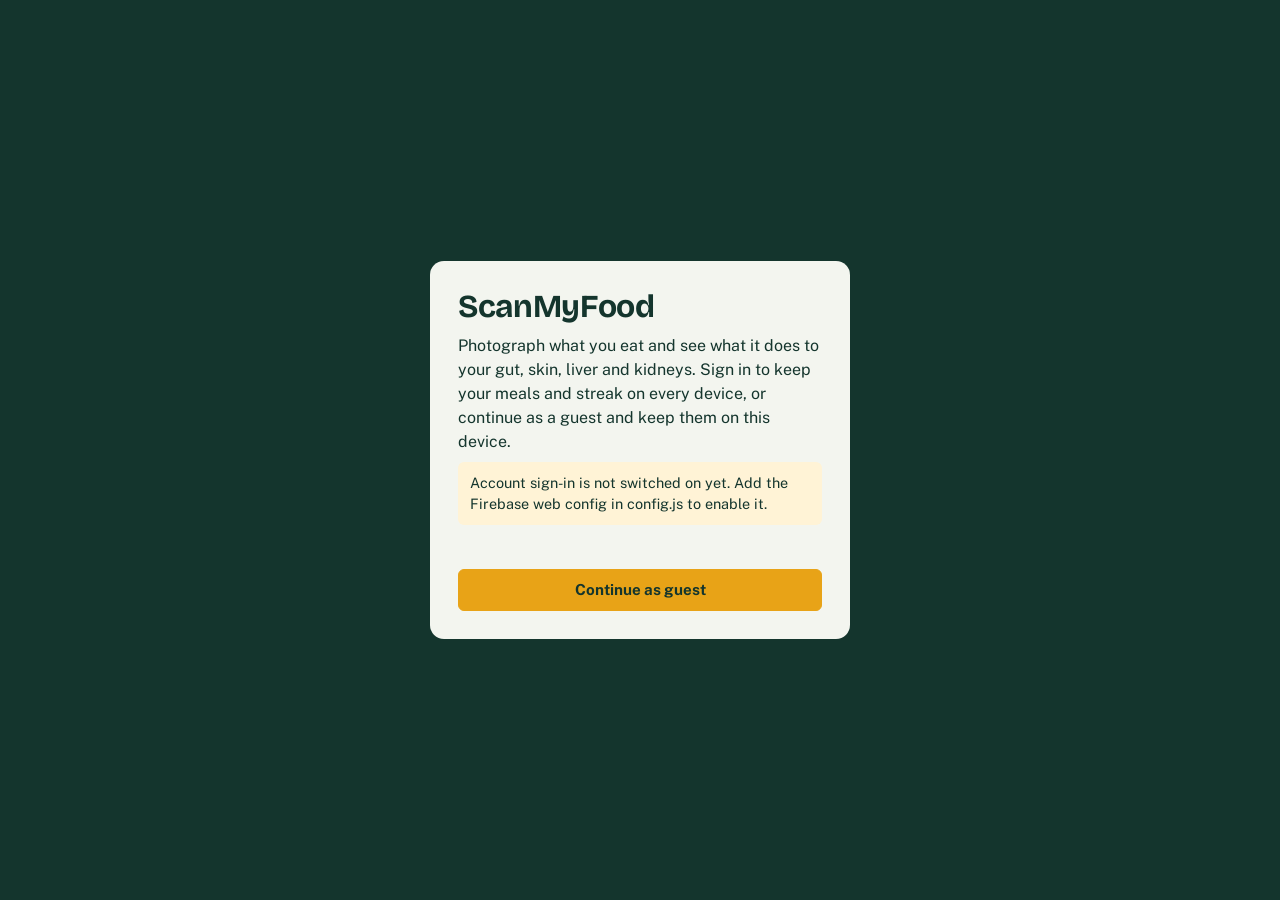
<file: files (1)/index.html>
<!doctype html>
<html lang="en">
<head>
  <meta charset="utf-8">
  <meta name="viewport" content="width=device-width, initial-scale=1">
  <title>ScanMyFood</title>
  <meta name="description" content="Photograph a meal or a product label, see what it does to your gut, skin, liver and kidneys, and cook a healthier swap.">
  <meta name="theme-color" content="#14352d">
  <link rel="icon" href="data:image/svg+xml,%3Csvg xmlns='http://www.w3.org/2000/svg' viewBox='0 0 64 64'%3E%3Crect width='64' height='64' rx='14' fill='%2314352d'/%3E%3Crect x='11' y='13' width='42' height='38' rx='6' fill='%239aa89d'/%3E%3Crect x='15' y='17' width='16' height='14' rx='3' fill='%23fff'/%3E%3Crect x='33' y='17' width='16' height='14' rx='3' fill='%23fff'/%3E%3Crect x='15' y='33' width='34' height='14' rx='3' fill='%23fff'/%3E%3Crect x='15' y='39' width='34' height='8' rx='3' fill='%23e8a317'/%3E%3C/svg%3E">
  <!-- Fonts are optional. Without a connection the page falls back to the system font. -->
  <link rel="preconnect" href="https://fonts.googleapis.com">
  <link rel="preconnect" href="https://fonts.gstatic.com" crossorigin>
  <link rel="stylesheet" href="https://fonts.googleapis.com/css2?family=Bricolage+Grotesque:opsz,wght@12..96,600;12..96,700&family=Public+Sans:wght@400;600;700&display=swap">
  <link rel="stylesheet" href="style.css">
</head>
<body>
  <a class="skip" href="#main">Skip to content</a>

  <div id="login" class="login" hidden></div>

  <div class="shell">
    <aside class="side">
      <div class="brand">ScanMyFood</div>
      <nav id="nav" aria-label="Main">
        <button type="button" data-page="dashboard">Dashboard</button>
        <button type="button" data-page="scan">Scan food</button>
        <button type="button" data-page="history">History</button>
        <button type="button" data-page="cook">Cook instead</button>
        <button type="button" data-page="rewards">Rewards</button>
        <button type="button" data-page="profile">Health profile</button>
      </nav>
      <div class="side-foot">
        <b id="who">Guest</b>
        <span id="status" class="status" role="status">Sample data until the server responds</span>
      </div>
    </aside>

    <main id="main" tabindex="-1"></main>
  </div>

  <noscript><p style="padding:24px">ScanMyFood needs JavaScript to run.</p></noscript>

  <script src="config.js"></script>
  <script src="data.js"></script>
  <script src="api.js"></script>
  <script src="auth.js"></script>
  <script src="app.js"></script>
</body>
</html>
</file>
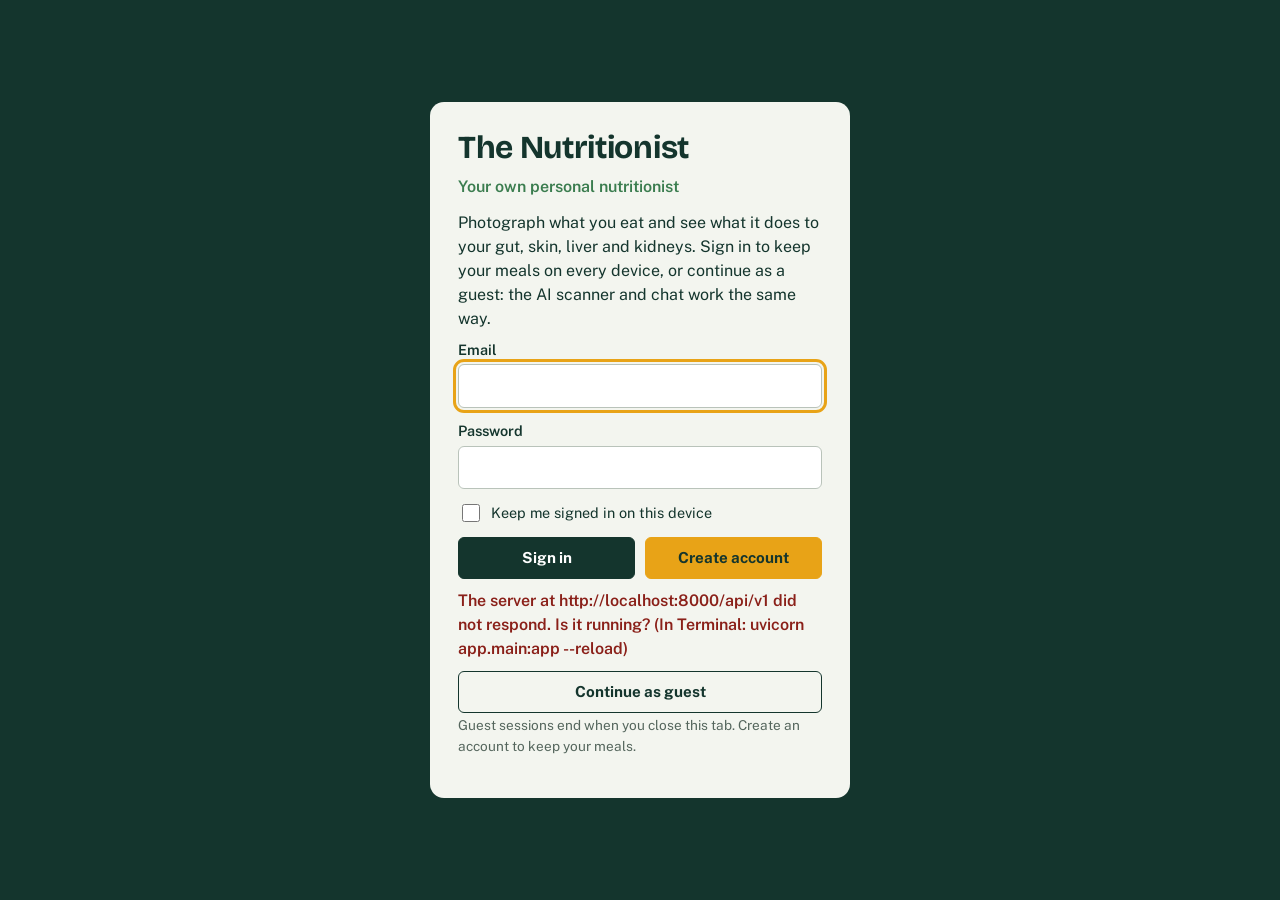
<file: frontend/index.html>
<!doctype html>
<html lang="en">
<head>
  <meta charset="utf-8">
  <meta name="viewport" content="width=device-width, initial-scale=1">
  <title>The Nutritionist</title>
  <meta name="description" content="Your own personal nutritionist. Photograph a meal or a product label, see what it does to your gut, skin, liver and kidneys, and cook a healthier swap.">
  <meta name="theme-color" content="#14352d">
  <link rel="icon" href="data:image/svg+xml,%3Csvg xmlns='http://www.w3.org/2000/svg' viewBox='0 0 64 64'%3E%3Crect width='64' height='64' rx='14' fill='%2314352d'/%3E%3Crect x='11' y='13' width='42' height='38' rx='6' fill='%239aa89d'/%3E%3Crect x='15' y='17' width='16' height='14' rx='3' fill='%23fff'/%3E%3Crect x='33' y='17' width='16' height='14' rx='3' fill='%23fff'/%3E%3Crect x='15' y='33' width='34' height='14' rx='3' fill='%23fff'/%3E%3Crect x='15' y='39' width='34' height='8' rx='3' fill='%23e8a317'/%3E%3C/svg%3E">
  <!-- Fonts are optional. Without a connection the page falls back to the system font. -->
  <link rel="preconnect" href="https://fonts.googleapis.com">
  <link rel="preconnect" href="https://fonts.gstatic.com" crossorigin>
  <link rel="stylesheet" href="https://fonts.googleapis.com/css2?family=Bricolage+Grotesque:opsz,wght@12..96,600;12..96,700&family=Public+Sans:wght@400;600;700&display=swap">
  <link rel="stylesheet" href="style.css?v=5">
</head>
<body>
  <a class="skip" href="#main">Skip to content</a>

  <div id="login" class="login" hidden></div>

  <div class="shell">
    <aside class="side">
      <div class="brand">The Nutritionist<small class="tagline">Your own personal nutritionist</small></div>
      <nav id="nav" aria-label="Main">
        <button type="button" data-page="dashboard">Dashboard</button>
        <button type="button" data-page="scan">Scan food</button>
        <button type="button" data-page="history">History</button>
        <button type="button" data-page="cook">Cook instead</button>
        <button type="button" data-page="rewards">Rewards</button>
        <button type="button" data-page="profile">Health profile</button>
      </nav>
      <div class="side-foot">
        <b id="who">Not signed in</b>
        <button type="button" class="link-btn" data-act="signOut">Sign out</button>
        <span id="status" class="status" role="status">Sample data until the server responds</span>
      </div>
    </aside>

    <main id="main" tabindex="-1"></main>
  </div>

  <noscript><p style="padding:24px">The Nutritionist needs JavaScript to run.</p></noscript>

  <script src="config.js?v=5"></script>
  <script src="data.js?v=5"></script>
  <script src="api.js?v=5"></script>
  <script src="auth.js?v=5"></script>
  <script src="app.js?v=5"></script>
</body>
</html>
</file>
<file: files (1)/style.css>
/* ScanMyFood web: the "mess tray" look.
   A steel tray with compartments: each nutrient or organ sits in its own compartment and fills up like a serving. */

:root {
  --ink: #14352d;
  --paper: #f3f5ef;
  --card: #ffffff;
  --tray: #9aa89d;
  --muted: #55665d;
  --line: #d9dfd5;
  --field: #b9c3ba;
  --turmeric: #e8a317;
  --turmeric-soft: #fff3d6;
  --leaf: #3b7d4f;
  --leaf-soft: #dcebdd;
  --chili: #c8382f;
  --chili-soft: #f7dcd9;
  --sky: #8fb8d8;
  --font-body: 'Public Sans', system-ui, -apple-system, 'Segoe UI', Roboto, 'Noto Sans', sans-serif;
  --font-head: 'Bricolage Grotesque', 'Public Sans', system-ui, -apple-system, 'Segoe UI', Roboto, sans-serif;
}

*, *::before, *::after { box-sizing: border-box; }
[hidden] { display: none !important; }
html { -webkit-text-size-adjust: 100%; }
body { margin: 0; background: var(--paper); color: var(--ink); font: 16px/1.5 var(--font-body); }

:focus-visible { outline: 3px solid var(--turmeric); outline-offset: 2px; }
.sr { position: absolute; width: 1px; height: 1px; margin: -1px; padding: 0; overflow: hidden; clip: rect(0 0 0 0); white-space: nowrap; border: 0; }
.skip { position: absolute; left: 8px; top: -60px; background: var(--turmeric); color: var(--ink); padding: 8px 14px; border-radius: 6px; font-weight: 700; z-index: 100; }
.skip:focus { top: 8px; }

/* ---------- Layout ---------- */
.shell { display: grid; grid-template-columns: 210px minmax(0, 1fr); min-height: 100vh; }
.side { position: sticky; top: 0; height: 100vh; display: flex; flex-direction: column; padding: 22px 14px; background: var(--ink); color: #e6efe8; }
.brand { padding: 0 8px 24px; font: 700 1.3rem/1.2 var(--font-head); color: #fff; }
#nav { display: flex; flex-direction: column; gap: 4px; }
#nav button { border: 0; background: none; color: inherit; font: inherit; text-align: left; padding: 10px 12px; border-radius: 6px; cursor: pointer; }
#nav button:hover { background: rgba(255, 255, 255, .09); }
#nav button.on { background: var(--turmeric); color: var(--ink); font-weight: 700; }
.side-foot { margin-top: auto; padding: 0 8px; font-size: .82rem; display: grid; gap: 4px; }
.side-foot b { color: #fff; }

.status { display: flex; gap: 7px; align-items: flex-start; color: #cfdcd2; }
.status::before { content: ''; flex: none; width: 8px; height: 8px; margin-top: .42em; border-radius: 50%; background: var(--turmeric); }
.status.ok::before { background: #5fd07a; }
.status.bad::before { background: #ff7a6b; }

main { width: 100%; max-width: 980px; padding: 32px 48px 96px; outline: none; }

/* ---------- Type ---------- */
h2 { margin: 0 0 4px; font: 700 2rem/1.15 var(--font-head); letter-spacing: -.01em; }
h3 { margin: 0 0 8px; font: 700 1.1rem/1.3 var(--font-head); }
h4 { margin: 16px 0 6px; font-size: 1rem; }
p { margin: 8px 0; }
.sub { margin: 2px 0 14px; color: var(--muted); }
.sub.small { font-size: .85rem; }
.big { margin: 8px 0 0; font: 700 2.4rem/1.1 var(--font-head); }
.empty { padding: 20px 0; color: var(--muted); }
small { font-size: .8rem; color: var(--muted); }

/* ---------- Blocks ---------- */
.block { margin-top: 24px; padding-top: 22px; border-top: 1px solid var(--line); }
.block > h3:first-child { margin-top: 0; }
.split { display: grid; grid-template-columns: 1fr 1fr; gap: 40px; }
.actions { display: flex; flex-wrap: wrap; gap: 10px; margin-top: 16px; }

.banner { max-width: 46rem; margin: 0 0 20px; padding: 12px 16px; background: var(--turmeric-soft); border-left: 4px solid var(--turmeric); border-radius: 0 6px 6px 0; }
.banner .btn { margin-top: 8px; }

.insight { max-width: 46rem; margin: 8px 0; padding: 6px 0 6px 14px; border-left: 4px solid var(--turmeric); }
.insight.warn { border-color: var(--chili); }
.insight.good { border-color: var(--leaf); }

/* ---------- Buttons, chips, tags ---------- */
.btn { display: inline-flex; align-items: center; justify-content: center; gap: 6px; min-height: 42px; padding: 10px 18px; border: 1px solid var(--ink); border-radius: 6px; background: var(--ink); color: #fff; font: 700 .95rem/1.2 var(--font-body); cursor: pointer; }
.btn:hover:not(:disabled) { background: #1d4a3e; }
.btn.alt { background: var(--turmeric); border-color: var(--turmeric); color: var(--ink); }
.btn.alt:hover:not(:disabled) { background: #f0b232; }
.btn.ghost { background: transparent; color: var(--ink); border-color: var(--tray); }
.btn.ghost:hover:not(:disabled) { background: rgba(20, 53, 45, .07); }
.btn.ghost-ink { background: transparent; color: var(--ink); border-color: var(--ink); }
.btn.small { min-height: 0; padding: 6px 12px; font-size: .85rem; }
.btn:disabled { opacity: .55; cursor: default; }

.chips { display: flex; flex-wrap: wrap; gap: 8px; margin: 12px 0 0; }
.chip { display: inline-flex; align-items: center; gap: 4px; padding: 5px 12px; border: 1px solid transparent; border-radius: 999px; font: inherit; font-size: .88rem; color: var(--ink); }
.chip small { color: inherit; opacity: .8; font-size: .75rem; }
.chip.low { background: var(--leaf-soft); }
.chip.medium { background: #fdeab7; }
.chip.high { background: var(--chili-soft); color: #7d1e17; }
.btn-chip { background: #fff; border-color: var(--field); cursor: pointer; }
.btn-chip:hover { border-color: var(--ink); }
.btn-chip[aria-pressed="true"] { background: var(--ink); border-color: var(--ink); color: #fff; }

.tag { display: inline-block; margin-left: 4px; padding: 2px 9px; border-radius: 999px; background: var(--leaf-soft); color: #25563a; font: 600 .72rem/1.5 var(--font-body); vertical-align: middle; }
.tag.bad { background: var(--chili-soft); color: #8a2019; }

/* ---------- Forms ---------- */
input, select { max-width: 100%; padding: 10px 12px; border: 1px solid var(--field); border-radius: 6px; background: #fff; color: var(--ink); font: inherit; }
input::placeholder { color: #7d8a82; }
input[type="checkbox"], input[type="radio"] { width: 18px; height: 18px; padding: 0; accent-color: var(--ink); }
label { font-weight: 600; }
label[for="pantry"] { display: block; margin: 4px 0 8px; }
.form-grid { display: grid; grid-template-columns: repeat(auto-fill, minmax(210px, 1fr)); gap: 14px 18px; max-width: 720px; margin-top: 12px; }
.form-grid label, .form-row label { display: flex; flex-direction: column; gap: 4px; font-size: .9rem; }
.form-row { display: flex; flex-wrap: wrap; gap: 12px; margin: 12px 0; }
.check { display: flex; align-items: center; gap: 8px; margin: 16px 0 0; font-weight: 400; }

/* ---------- The tray ---------- */
.tray, .nutri { display: grid; gap: 6px; padding: 6px; background: var(--tray); border-radius: 12px; }
.tray { grid-template-columns: 1.4fr 1fr 1fr 1fr; }
.tray.impact { grid-template-columns: repeat(4, 1fr); }

.cell { position: relative; isolation: isolate; overflow: hidden; display: flex; flex-direction: column; justify-content: flex-end; min-height: 150px; padding: 12px 14px; background: var(--card); border-radius: 7px; }
.cell::before { content: ''; position: absolute; left: 0; right: 0; bottom: 0; height: var(--fill, 0%); background: var(--tone, #ccc); opacity: .32; z-index: -1; }
.cell b { font: 700 1.9rem/1.1 var(--font-head); }
.cell.over b { color: var(--chili); }
.impact .cell { min-height: 120px; }
.impact .cell b { font-size: 1.45rem; }
.cell.nodata b { color: var(--muted); }

.nutri { grid-template-columns: repeat(auto-fill, minmax(104px, 1fr)); margin-top: 10px; }
.nutri > div { padding: 8px 12px; background: var(--card); border-radius: 7px; }
.nutri small { display: block; }
.nutri b { font-size: 1.1rem; }

.reasons { margin: 14px 0 8px; padding: 0; list-style: none; }
.reasons li { max-width: 46rem; margin: 6px 0; }

.chart { display: block; width: 100%; height: auto; color: var(--ink); }
.dots { display: flex; gap: 10px; margin: 10px 0; }
.dots i { width: 26px; height: 26px; border: 2px solid var(--leaf); border-radius: 50%; }
.dots i.full { background: var(--leaf); }

/* ---------- Scan ---------- */
.mode { display: flex; flex-wrap: wrap; gap: 6px 20px; margin: 0 0 14px; padding: 0; border: 0; }
.mode label { display: inline-flex; align-items: center; gap: 6px; font-weight: 400; }
.drop { display: block; padding: 26px 16px; border: 2px dashed var(--leaf); border-radius: 10px; text-align: center; font-weight: 700; cursor: pointer; }
.drop:hover, .drop.over, .drop:focus-within { background: var(--leaf-soft); }
.drop small { display: block; margin-top: 2px; font-weight: 400; }
.preview { display: block; width: 100%; max-width: 260px; height: auto; margin: 12px 0 0; border-radius: 6px; }
.fit { margin: 4px 0 0; }
.lists { display: grid; grid-template-columns: 1fr 1fr; gap: 0 28px; }
.lists ul { margin: 0; padding-left: 20px; }

.chat { padding: 12px; background: var(--card); border: 1px solid var(--line); border-radius: 10px; }
.msgs { display: flex; flex-direction: column; gap: 8px; min-height: 56px; max-height: 320px; overflow: auto; }
.msg { align-self: flex-start; max-width: 88%; padding: 8px 12px; background: var(--paper); border-radius: 10px; }
.msg.me { align-self: flex-end; background: var(--ink); color: #fff; }
.src { display: block; color: var(--muted); }
.ask { display: flex; gap: 8px; margin-top: 12px; }
.ask input { flex: 1; min-width: 0; }

/* ---------- History ---------- */
.day { display: flex; justify-content: space-between; align-items: baseline; margin: 24px 0 0; padding-bottom: 6px; border-bottom: 2px solid var(--ink); }
.row { display: flex; justify-content: space-between; align-items: center; gap: 12px; padding: 12px 0; border-bottom: 1px solid var(--line); }
.row small { display: block; }
.how { margin: 10px 0; }
.how summary { cursor: pointer; font-weight: 700; }
.how ol { margin: 8px 0 0; padding-left: 22px; }
.how.add { padding: 12px 14px; background: var(--card); border: 1px solid var(--line); border-radius: 8px; }

/* ---------- Cook ---------- */
.swap { display: grid; grid-template-columns: 1fr auto; align-items: start; gap: 4px 16px; padding: 16px 0; border-bottom: 1px solid var(--line); }
.swap.first { padding-left: 14px; border-left: 4px solid var(--leaf); }
.swap h3 { margin: 0; font-size: 1.05rem; }
.swap > p, .swap > small, .swap > details { grid-column: 1 / -1; margin-top: 4px; margin-bottom: 0; }

/* ---------- Rewards ---------- */
.reward.ready { padding: 18px; background: var(--turmeric-soft); border: 2px solid var(--turmeric); border-radius: 10px; }
.progress { height: 12px; background: #dfe5db; border-radius: 999px; overflow: hidden; }
.progress i { display: block; height: 100%; background: var(--leaf); }
.badge { display: flex; align-items: center; gap: 14px; padding: 10px 0; border-bottom: 1px solid var(--line); }
.badge > span { display: grid; place-items: center; flex: none; width: 46px; height: 46px; border-radius: 50%; background: var(--turmeric-soft); font-size: 1.5rem; }
.badge.locked > span { background: #e4e8e0; filter: grayscale(1); }
.badge.locked b { color: var(--muted); }

/* ---------- Toast and sign-in ---------- */
#toast { position: fixed; left: 50%; bottom: 24px; z-index: 60; max-width: min(92vw, 520px); padding: 12px 18px; transform: translateX(-50%); background: var(--ink); color: #fff; border-radius: 8px; box-shadow: 0 6px 24px rgba(0, 0, 0, .25); }

.login { position: fixed; inset: 0; z-index: 50; display: grid; place-items: center; padding: 16px; overflow: auto; background: var(--ink); }
.login-card { width: 100%; max-width: 420px; padding: 28px; background: var(--paper); border-radius: 14px; }
.login-card h2 { margin-bottom: 8px; }
.login-card .btn { width: 100%; }
.login-card form { display: grid; gap: 12px; }
.login-card label { display: flex; flex-direction: column; gap: 4px; font-size: .9rem; }
.login-row { display: flex; gap: 10px; }
.or { margin: 14px 0 10px; text-align: center; color: var(--muted); }
.note { padding: 10px 12px; background: var(--turmeric-soft); border-radius: 6px; font-size: .9rem; }
.login-msg { min-height: 1.5em; margin: 10px 0; color: #8a2019; font-weight: 600; }

/* ---------- Small screens ---------- */
@media (max-width: 760px) {
  .shell { display: block; }
  .side { position: static; height: auto; padding: 14px 16px 12px; }
  .brand { padding: 0 0 10px; }
  #nav { flex-direction: row; gap: 6px; padding-bottom: 8px; overflow-x: auto; scrollbar-width: none; }
  #nav::-webkit-scrollbar { display: none; }
  #nav button { flex: none; white-space: nowrap; }
  .side-foot { margin-top: 6px; padding: 0; }
  main { padding: 20px 16px 72px; }
  h2 { font-size: 1.75rem; }
  .tray, .tray.impact { grid-template-columns: 1fr 1fr; }
  .cell { min-height: 120px; }
  .split, .lists { grid-template-columns: 1fr; gap: 0; }
  .split > div + div { margin-top: 24px; }
  .swap { grid-template-columns: 1fr; }
  .swap .btn { justify-self: start; margin-top: 6px; }
  .row { align-items: flex-start; }
  .login-card { padding: 22px; }
}

@media (prefers-reduced-motion: reduce) {
  * { scroll-behavior: auto !important; transition: none !important; animation: none !important; }
}
</file>
<file: frontend/style.css>
/* The Nutritionist web: the "mess tray" look.
   A steel tray with compartments: each nutrient or organ sits in its own compartment and fills up like a serving. */

:root {
  --ink: #14352d;
  --paper: #f3f5ef;
  --card: #ffffff;
  --tray: #9aa89d;
  --muted: #55665d;
  --line: #d9dfd5;
  --field: #b9c3ba;
  --turmeric: #e8a317;
  --turmeric-soft: #fff3d6;
  --leaf: #3b7d4f;
  --leaf-soft: #dcebdd;
  --chili: #c8382f;
  --chili-soft: #f7dcd9;
  --sky: #8fb8d8;
  --font-body: 'Public Sans', system-ui, -apple-system, 'Segoe UI', Roboto, 'Noto Sans', sans-serif;
  --font-head: 'Bricolage Grotesque', 'Public Sans', system-ui, -apple-system, 'Segoe UI', Roboto, sans-serif;
}

*, *::before, *::after { box-sizing: border-box; }
[hidden] { display: none !important; }
html { -webkit-text-size-adjust: 100%; }
body { margin: 0; background: var(--paper); color: var(--ink); font: 16px/1.5 var(--font-body); }

:focus-visible { outline: 3px solid var(--turmeric); outline-offset: 2px; }
.sr { position: absolute; width: 1px; height: 1px; margin: -1px; padding: 0; overflow: hidden; clip: rect(0 0 0 0); white-space: nowrap; border: 0; }
.skip { position: absolute; left: 8px; top: -60px; background: var(--turmeric); color: var(--ink); padding: 8px 14px; border-radius: 6px; font-weight: 700; z-index: 100; }
.skip:focus { top: 8px; }

/* ---------- Layout ---------- */
.shell { display: grid; grid-template-columns: 210px minmax(0, 1fr); min-height: 100vh; }
.side { position: sticky; top: 0; height: 100vh; display: flex; flex-direction: column; padding: 22px 14px; background: var(--ink); color: #e6efe8; }
.brand { padding: 0 8px 24px; font: 700 1.3rem/1.2 var(--font-head); color: #fff; }
#nav { display: flex; flex-direction: column; gap: 4px; }
#nav button { border: 0; background: none; color: inherit; font: inherit; text-align: left; padding: 10px 12px; border-radius: 6px; cursor: pointer; }
#nav button:hover { background: rgba(255, 255, 255, .09); }
#nav button.on { background: var(--turmeric); color: var(--ink); font-weight: 700; }
.side-foot { margin-top: auto; padding: 0 8px; font-size: .82rem; display: grid; gap: 4px; }
.side-foot b { color: #fff; }

.status { display: flex; gap: 7px; align-items: flex-start; color: #cfdcd2; }
.status::before { content: ''; flex: none; width: 8px; height: 8px; margin-top: .42em; border-radius: 50%; background: var(--turmeric); }
.status.ok::before { background: #5fd07a; }
.status.bad::before { background: #ff7a6b; }

main { width: 100%; max-width: 980px; padding: 32px 48px 96px; outline: none; }

/* ---------- Type ---------- */
h2 { margin: 0 0 4px; font: 700 2rem/1.15 var(--font-head); letter-spacing: -.01em; }
h3 { margin: 0 0 8px; font: 700 1.1rem/1.3 var(--font-head); }
h4 { margin: 16px 0 6px; font-size: 1rem; }
p { margin: 8px 0; }
.sub { margin: 2px 0 14px; color: var(--muted); }
.sub.small { font-size: .85rem; }
.big { margin: 8px 0 0; font: 700 2.4rem/1.1 var(--font-head); }
.empty { padding: 20px 0; color: var(--muted); }
small { font-size: .8rem; color: var(--muted); }

/* ---------- Blocks ---------- */
.block { margin-top: 24px; padding-top: 22px; border-top: 1px solid var(--line); }
.block > h3:first-child { margin-top: 0; }
.split { display: grid; grid-template-columns: 1fr 1fr; gap: 40px; }
.actions { display: flex; flex-wrap: wrap; gap: 10px; margin-top: 16px; }

.banner { max-width: 46rem; margin: 0 0 20px; padding: 12px 16px; background: var(--turmeric-soft); border-left: 4px solid var(--turmeric); border-radius: 0 6px 6px 0; }
.banner .btn { margin-top: 8px; }

.insight { max-width: 46rem; margin: 8px 0; padding: 6px 0 6px 14px; border-left: 4px solid var(--turmeric); }
.insight.warn { border-color: var(--chili); }
.insight.good { border-color: var(--leaf); }

/* ---------- Buttons, chips, tags ---------- */
.btn { display: inline-flex; align-items: center; justify-content: center; gap: 6px; min-height: 42px; padding: 10px 18px; border: 1px solid var(--ink); border-radius: 6px; background: var(--ink); color: #fff; font: 700 .95rem/1.2 var(--font-body); cursor: pointer; }
.btn:hover:not(:disabled) { background: #1d4a3e; }
.btn.alt { background: var(--turmeric); border-color: var(--turmeric); color: var(--ink); }
.btn.alt:hover:not(:disabled) { background: #f0b232; }
.btn.ghost { background: transparent; color: var(--ink); border-color: var(--tray); }
.btn.ghost:hover:not(:disabled) { background: rgba(20, 53, 45, .07); }
.btn.ghost-ink { background: transparent; color: var(--ink); border-color: var(--ink); }
.btn.small { min-height: 0; padding: 6px 12px; font-size: .85rem; }
.btn:disabled { opacity: .55; cursor: default; }

.chips { display: flex; flex-wrap: wrap; gap: 8px; margin: 12px 0 0; }
.chip { display: inline-flex; align-items: center; gap: 4px; padding: 5px 12px; border: 1px solid transparent; border-radius: 999px; font: inherit; font-size: .88rem; color: var(--ink); }
.chip small { color: inherit; opacity: .8; font-size: .75rem; }
.chip.low { background: var(--leaf-soft); }
.chip.medium { background: #fdeab7; }
.chip.high { background: var(--chili-soft); color: #7d1e17; }
.btn-chip { background: #fff; border-color: var(--field); cursor: pointer; }
.btn-chip:hover { border-color: var(--ink); }
.btn-chip[aria-pressed="true"] { background: var(--ink); border-color: var(--ink); color: #fff; }

.tag { display: inline-block; margin-left: 4px; padding: 2px 9px; border-radius: 999px; background: var(--leaf-soft); color: #25563a; font: 600 .72rem/1.5 var(--font-body); vertical-align: middle; }
.tag.bad { background: var(--chili-soft); color: #8a2019; }

/* ---------- Forms ---------- */
input, select { max-width: 100%; padding: 10px 12px; border: 1px solid var(--field); border-radius: 6px; background: #fff; color: var(--ink); font: inherit; }
input::placeholder { color: #7d8a82; }
input[type="checkbox"], input[type="radio"] { width: 18px; height: 18px; padding: 0; accent-color: var(--ink); }
label { font-weight: 600; }
label[for="pantry"] { display: block; margin: 4px 0 8px; }
.form-grid { display: grid; grid-template-columns: repeat(auto-fill, minmax(210px, 1fr)); gap: 14px 18px; max-width: 720px; margin-top: 12px; }
.form-grid label, .form-row label { display: flex; flex-direction: column; gap: 4px; font-size: .9rem; }
.form-row { display: flex; flex-wrap: wrap; gap: 12px; margin: 12px 0; }
.check { display: flex; align-items: center; gap: 8px; margin: 16px 0 0; font-weight: 400; }

/* ---------- The tray ---------- */
.tray, .nutri { display: grid; gap: 6px; padding: 6px; background: var(--tray); border-radius: 12px; }
.tray { grid-template-columns: 1.4fr 1fr 1fr 1fr; }
.tray.impact { grid-template-columns: repeat(4, 1fr); }

.cell { position: relative; isolation: isolate; overflow: hidden; display: flex; flex-direction: column; justify-content: flex-end; min-height: 150px; padding: 12px 14px; background: var(--card); border-radius: 7px; }
.cell::before { content: ''; position: absolute; left: 0; right: 0; bottom: 0; height: var(--fill, 0%); background: var(--tone, #ccc); opacity: .32; z-index: -1; }
.cell b { font: 700 1.9rem/1.1 var(--font-head); }
.cell.over b { color: var(--chili); }
.impact .cell { min-height: 120px; }
.impact .cell b { font-size: 1.45rem; }
.cell.nodata b { color: var(--muted); }

.nutri { grid-template-columns: repeat(auto-fill, minmax(104px, 1fr)); margin-top: 10px; }
.nutri > div { padding: 8px 12px; background: var(--card); border-radius: 7px; }
.nutri small { display: block; }
.nutri b { font-size: 1.1rem; }

.reasons { margin: 14px 0 8px; padding: 0; list-style: none; }
.reasons li { max-width: 46rem; margin: 6px 0; }

.chart { display: block; width: 100%; height: auto; color: var(--ink); }
.dots { display: flex; gap: 10px; margin: 10px 0; }
.dots i { width: 26px; height: 26px; border: 2px solid var(--leaf); border-radius: 50%; }
.dots i.full { background: var(--leaf); }

/* ---------- Scan ---------- */
.mode { display: flex; flex-wrap: wrap; gap: 6px 20px; margin: 0 0 14px; padding: 0; border: 0; }
.mode label { display: inline-flex; align-items: center; gap: 6px; font-weight: 400; }
.drop { display: block; padding: 26px 16px; border: 2px dashed var(--leaf); border-radius: 10px; text-align: center; font-weight: 700; cursor: pointer; }
.drop:hover, .drop.over, .drop:focus-within { background: var(--leaf-soft); }
.drop small { display: block; margin-top: 2px; font-weight: 400; }
.preview { display: block; width: 100%; max-width: 260px; height: auto; margin: 12px 0 0; border-radius: 6px; }
.fit { margin: 4px 0 0; }
.lists { display: grid; grid-template-columns: 1fr 1fr; gap: 0 28px; }
.lists ul { margin: 0; padding-left: 20px; }

.chat { padding: 12px; background: var(--card); border: 1px solid var(--line); border-radius: 10px; }
.msgs { display: flex; flex-direction: column; gap: 8px; min-height: 56px; max-height: 320px; overflow: auto; }
.msg { align-self: flex-start; max-width: 88%; padding: 8px 12px; background: var(--paper); border-radius: 10px; }
.msg.me { align-self: flex-end; background: var(--ink); color: #fff; }
.src { display: block; color: var(--muted); }
.ask { display: flex; gap: 8px; margin-top: 12px; }
.ask input { flex: 1; min-width: 0; }

/* ---------- History ---------- */
.day { display: flex; justify-content: space-between; align-items: baseline; margin: 24px 0 0; padding-bottom: 6px; border-bottom: 2px solid var(--ink); }
.row { display: flex; justify-content: space-between; align-items: center; gap: 12px; padding: 12px 0; border-bottom: 1px solid var(--line); }
.row small { display: block; }
.how { margin: 10px 0; }
.how summary { cursor: pointer; font-weight: 700; }
.how ol { margin: 8px 0 0; padding-left: 22px; }
.how.add { padding: 12px 14px; background: var(--card); border: 1px solid var(--line); border-radius: 8px; }

/* ---------- Cook ---------- */
.swap { display: grid; grid-template-columns: 1fr auto; align-items: start; gap: 4px 16px; padding: 16px 0; border-bottom: 1px solid var(--line); }
.swap.first { padding-left: 14px; border-left: 4px solid var(--leaf); }
.swap h3 { margin: 0; font-size: 1.05rem; }
.swap > p, .swap > small, .swap > details { grid-column: 1 / -1; margin-top: 4px; margin-bottom: 0; }

/* ---------- Rewards ---------- */
.reward.ready { padding: 18px; background: var(--turmeric-soft); border: 2px solid var(--turmeric); border-radius: 10px; }
.progress { height: 12px; background: #dfe5db; border-radius: 999px; overflow: hidden; }
.progress i { display: block; height: 100%; background: var(--leaf); }
.badge { display: flex; align-items: center; gap: 14px; padding: 10px 0; border-bottom: 1px solid var(--line); }
.badge > span { display: grid; place-items: center; flex: none; width: 46px; height: 46px; border-radius: 50%; background: var(--turmeric-soft); font-size: 1.5rem; }
.badge.locked > span { background: #e4e8e0; filter: grayscale(1); }
.badge.locked b { color: var(--muted); }

/* ---------- Toast and sign-in ---------- */
#toast { position: fixed; left: 50%; bottom: 24px; z-index: 60; max-width: min(92vw, 520px); padding: 12px 18px; transform: translateX(-50%); background: var(--ink); color: #fff; border-radius: 8px; box-shadow: 0 6px 24px rgba(0, 0, 0, .25); }

.login { position: fixed; inset: 0; z-index: 50; display: grid; place-items: center; padding: 16px; overflow: auto; background: var(--ink); }
.login-card { width: 100%; max-width: 420px; padding: 28px; background: var(--paper); border-radius: 14px; }
.login-card h2 { margin-bottom: 8px; }
.login-card .btn { width: 100%; }
.login-card form { display: grid; gap: 12px; }
.login-card label { display: flex; flex-direction: column; gap: 4px; font-size: .9rem; }
.login-row { display: flex; gap: 10px; }
.or { margin: 14px 0 10px; text-align: center; color: var(--muted); }
.note { padding: 10px 12px; background: var(--turmeric-soft); border-radius: 6px; font-size: .9rem; }
.login-msg { min-height: 1.5em; margin: 10px 0; color: #8a2019; font-weight: 600; }

/* ---------- Small screens ---------- */
@media (max-width: 760px) {
  .shell { display: block; }
  .side { position: static; height: auto; padding: 14px 16px 12px; }
  .brand { padding: 0 0 10px; }
  #nav { flex-direction: row; gap: 6px; padding-bottom: 8px; overflow-x: auto; scrollbar-width: none; }
  #nav::-webkit-scrollbar { display: none; }
  #nav button { flex: none; white-space: nowrap; }
  .side-foot { margin-top: 6px; padding: 0; }
  main { padding: 20px 16px 72px; }
  h2 { font-size: 1.75rem; }
  .tray, .tray.impact { grid-template-columns: 1fr 1fr; }
  .cell { min-height: 120px; }
  .split, .lists { grid-template-columns: 1fr; gap: 0; }
  .split > div + div { margin-top: 24px; }
  .swap { grid-template-columns: 1fr; }
  .swap .btn { justify-self: start; margin-top: 6px; }
  .row { align-items: flex-start; }
  .login-card { padding: 22px; }
}

@media (prefers-reduced-motion: reduce) {
  * { scroll-behavior: auto !important; transition: none !important; animation: none !important; }
}

/* ---------- NutriScan AI backend additions ---------- */
.result-head { display: flex; align-items: flex-start; justify-content: space-between; gap: 16px; flex-wrap: wrap; }
.result-head h3 { margin: 0; }
.score { display: grid; grid-template-columns: auto auto; align-items: baseline; column-gap: 2px; padding: 6px 14px; border-radius: 12px; background: var(--card); border: 3px solid var(--tone); line-height: 1.1; }
.score b { font-size: 1.8rem; color: var(--tone); }
.score span { color: var(--muted); }
.score small { grid-column: 1 / -1; font-weight: 600; color: var(--muted); }
.items { list-style: none; margin: 0 0 12px; padding: 0; max-width: 46rem; }
.items li { display: flex; justify-content: space-between; gap: 12px; padding: 8px 0; border-bottom: 1px solid var(--line); }
.items small { color: var(--muted); }
.items .conf { margin-left: 6px; padding: 1px 7px; border-radius: 999px; background: var(--turmeric-soft); color: #7a5608; }
.items .conf.low { background: var(--chili-soft); color: #8a2019; }
.banner.warn { background: var(--chili-soft); border-left-color: var(--chili); }
.msg.md p { margin: 0 0 6px; }
.msg.md p:last-child { margin-bottom: 0; }
.msg.md ul { margin: 4px 0 6px; padding-left: 20px; }
.msg .tool { display: block; margin-top: 6px; color: var(--leaf); font-weight: 600; }
.ai-insight .reasons { margin-top: 4px; }

/* AI error shown in the chat (no canned answer is ever shown instead) */
.msg.err { background: var(--chili-soft); border: 1px solid var(--chili); color: inherit; }
.login-card label.lg-keep { flex-direction: row; align-items: center; gap: 8px; font-weight: 400; }
.side-foot .link-btn { background: none; border: 0; padding: 0; color: inherit; opacity: .75; text-decoration: underline; cursor: pointer; font: inherit; font-size: .85rem; justify-self: start; }
.side-foot .link-btn:hover { opacity: 1; }

/* ---------- The Nutritionist: brand, skin guide and glow ---------- */
.brand .tagline { display: block; margin-top: 4px; font: 400 .78rem/1.35 var(--font-body); letter-spacing: .01em; color: #b7cabd; }
.login-card .tagline { margin: 0 0 12px; font-weight: 600; color: var(--leaf); }

.skin-block .chips { margin-top: 4px; }
.skin-block .how ul { margin: 8px 0 0; padding-left: 20px; }
.skin-guide { max-width: 46rem; margin-top: 18px; }
.skin-guide > h4 { margin-top: 0; }
.skin-guide .lists { margin-top: 4px; }
.skin-guide .lists li { margin: 4px 0; }

.skinfit { margin: 6px 0 0; padding: 4px 10px; border-radius: 6px; background: var(--leaf-soft); color: #25563a; font-size: .88rem; }
.skinfit.ok { background: var(--turmeric-soft); color: #6b4a06; }
.skinfit.warn { background: var(--chili-soft); color: #7d1e17; }
.swap > .skinfit { justify-self: start; }

.tray.skin { grid-template-columns: repeat(5, 1fr); }
.skin .cell { min-height: 110px; }
.skin .cell b { font-size: 1.2rem; }

.chart.skin-days { max-width: 480px; }
.glowline { margin: 10px 0 14px; font-size: .92rem; }
.glow { max-width: 46rem; margin: 18px 0 0 10px; padding: 0; list-style: none; }
.glow li { position: relative; margin: 0; padding: 0 0 20px 26px; border-left: 2px solid var(--line); }
.glow li:last-child { padding-bottom: 0; }
.glow li::before { content: ''; position: absolute; left: -11px; top: 2px; width: 20px; height: 20px; border: 2px solid var(--field); border-radius: 50%; background: var(--paper); }
.glow li.reached { border-left-color: var(--leaf); }
.glow li.reached::before { background: var(--leaf); border-color: var(--leaf); }
.glow li.next::before { background: var(--turmeric-soft); border-color: var(--turmeric); }
.glow li > b { display: block; font-size: 1.02rem; }
.glow .when { display: block; font-weight: 600; }
.glow .forskin { display: block; margin-top: 4px; color: var(--muted); }
.glow + .sub { margin-top: 16px; }

@media (max-width: 760px) {
  .tray.skin { grid-template-columns: 1fr 1fr; }
}
</file>
